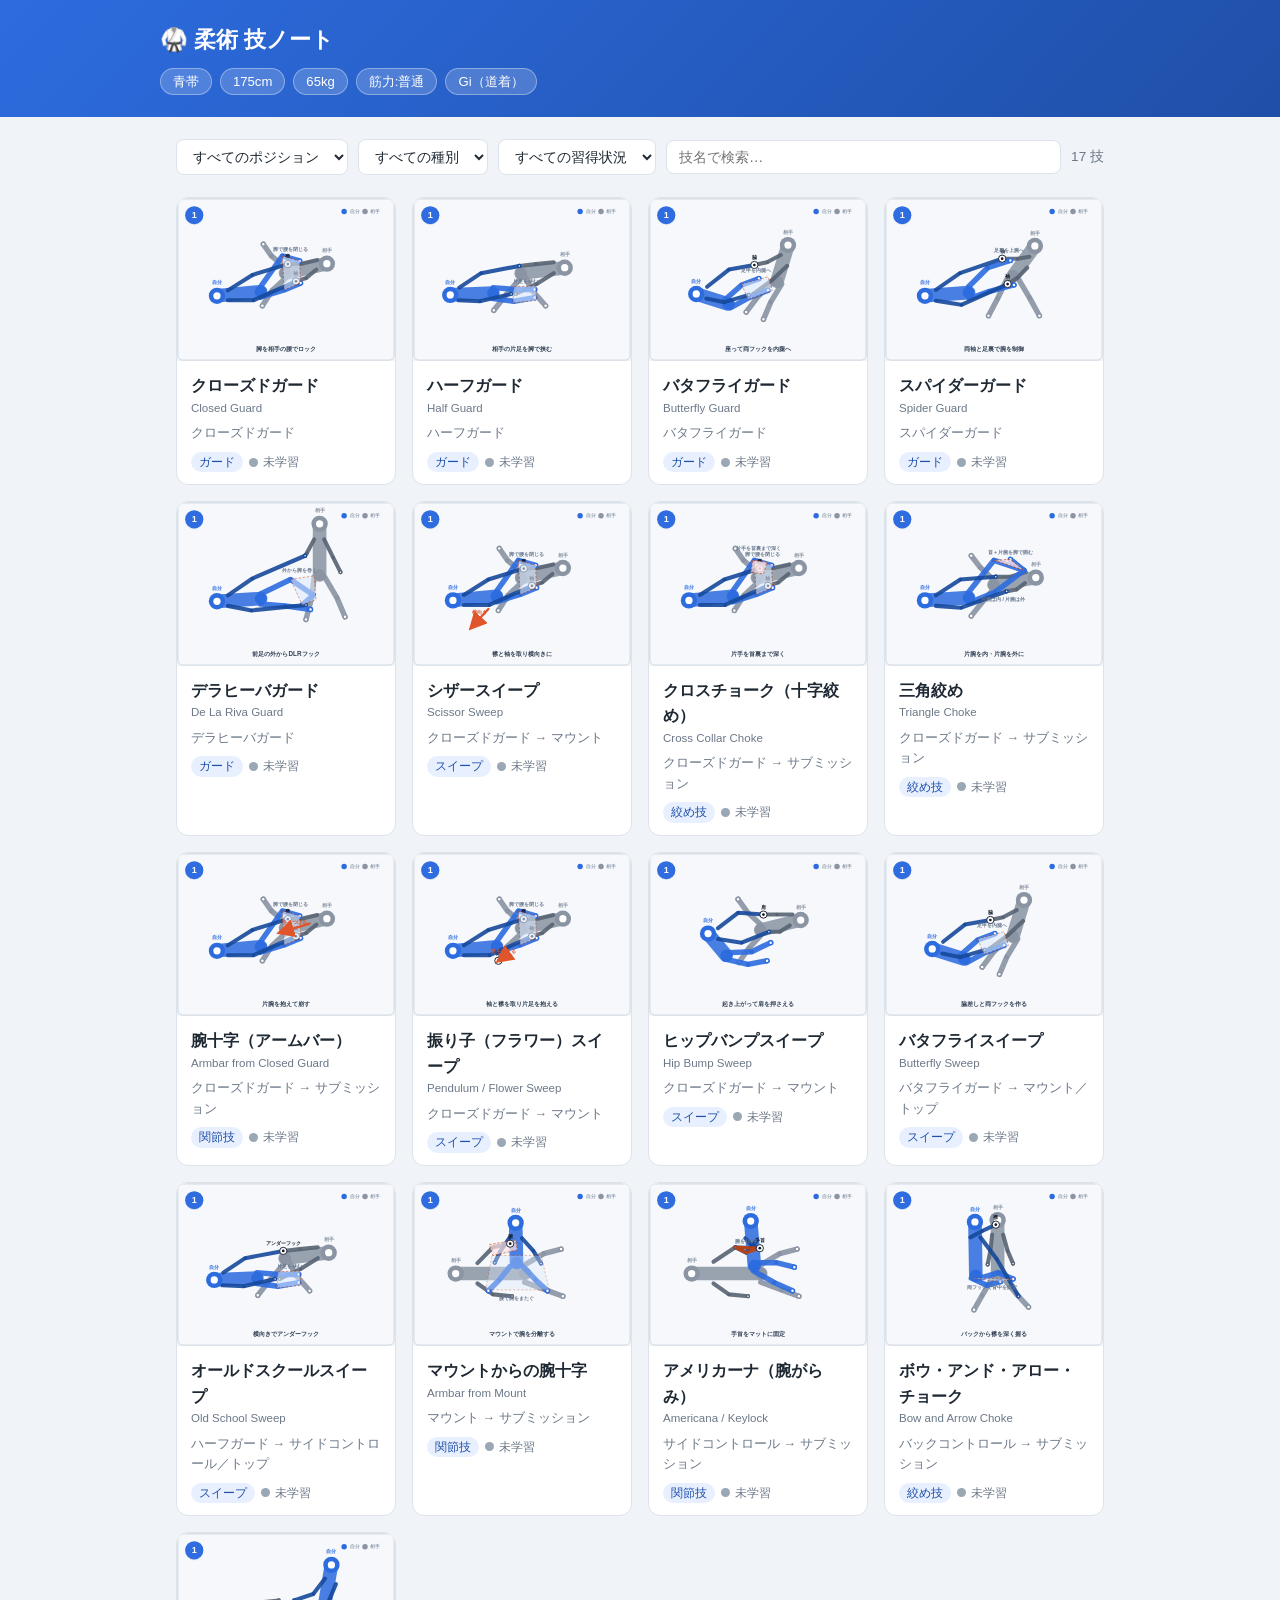
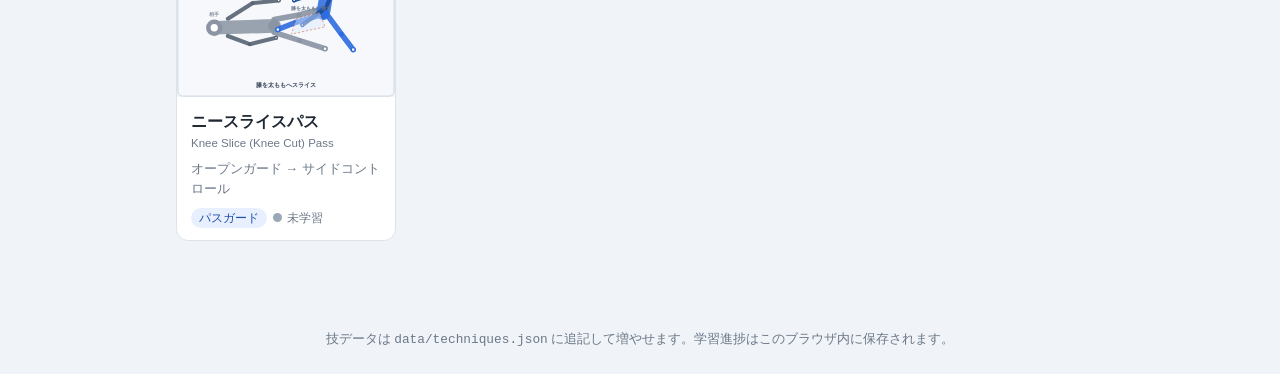
<file: index.html>
<!DOCTYPE html>
<html lang="ja">
<head>
  <meta charset="UTF-8">
  <meta name="viewport" content="width=device-width, initial-scale=1.0">
  <title>柔術 技ノート</title>
  <link rel="stylesheet" href="css/style.css">
</head>
<body>
  <header class="site">
    <div class="inner">
      <h1><a href="index.html">🥋 柔術 技ノート</a></h1>
      <div class="profile-chip" id="profile"></div>
    </div>
  </header>

  <main class="container">
    <div class="filters">
      <select id="filter-position"><option value="">すべてのポジション</option></select>
      <select id="filter-type"><option value="">すべての種別</option></select>
      <select id="filter-mastery">
        <option value="">すべての習得状況</option>
        <option value="new">未学習</option>
        <option value="learning">学習中</option>
        <option value="mastered">習得</option>
        <option value="review">復習が必要</option>
      </select>
      <input type="search" id="search" placeholder="技名で検索…">
      <span class="count" id="count"></span>
    </div>

    <div class="grid" id="grid"></div>
    <p class="empty" id="empty" hidden>該当する技がありません。</p>
  </main>

  <footer class="site">
    技データは <code>data/techniques.json</code> に追記して増やせます。学習進捗はこのブラウザ内に保存されます。
  </footer>

  <script type="module" src="js/app.js"></script>
</body>
</html>
</file>
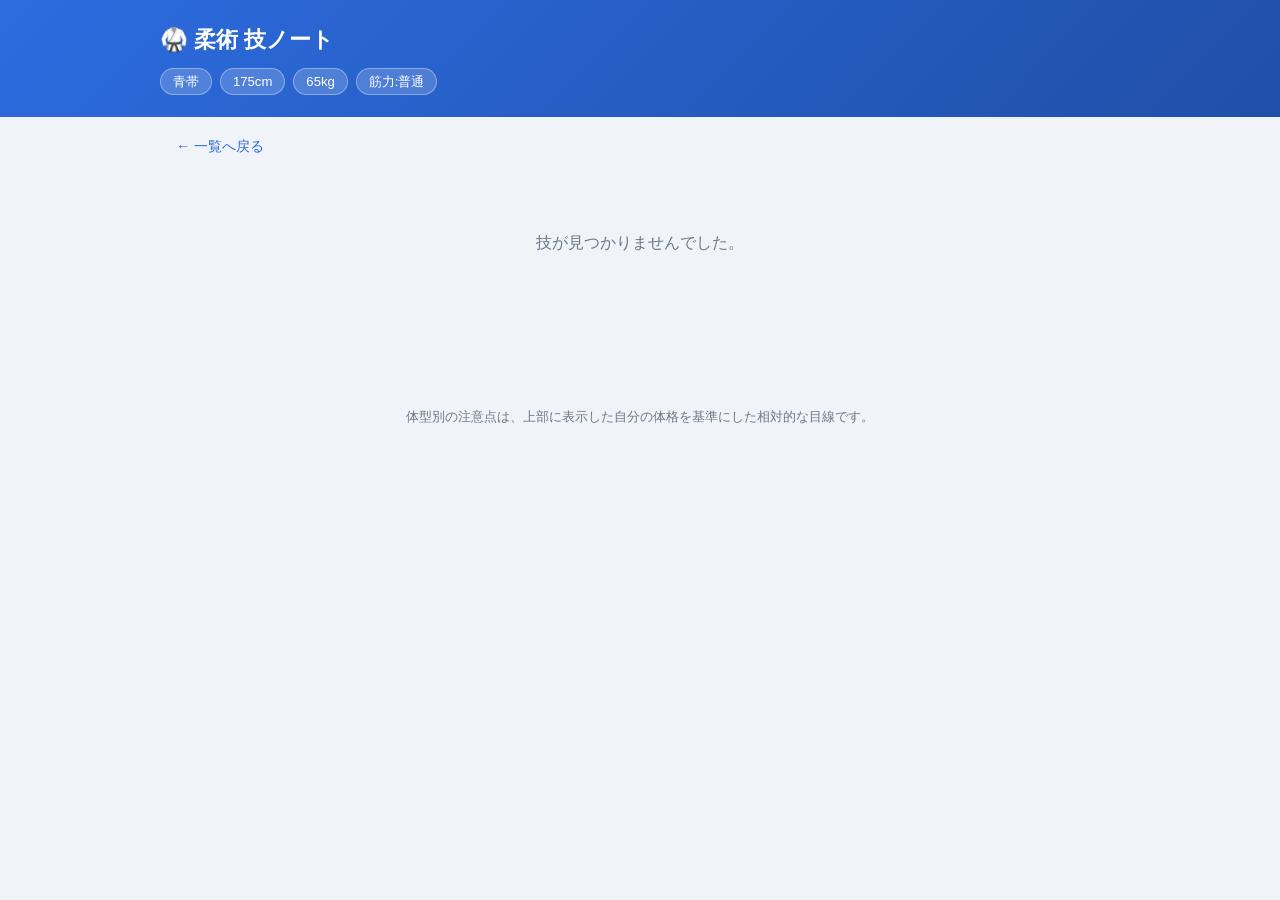
<file: technique.html>
<!DOCTYPE html>
<html lang="ja">
<head>
  <meta charset="UTF-8">
  <meta name="viewport" content="width=device-width, initial-scale=1.0">
  <title>技詳細 | 柔術 技ノート</title>
  <link rel="stylesheet" href="css/style.css">
</head>
<body>
  <header class="site">
    <div class="inner">
      <h1><a href="index.html">🥋 柔術 技ノート</a></h1>
      <div class="profile-chip" id="profile"></div>
    </div>
  </header>

  <main class="container" id="main">
    <a class="back" href="index.html">← 一覧へ戻る</a>
    <div id="content"></div>
  </main>

  <footer class="site">
    体型別の注意点は、上部に表示した自分の体格を基準にした相対的な目線です。
  </footer>

  <script type="module" src="js/technique.js"></script>
</body>
</html>
</file>
<file: css/style.css>
:root {
  --bg: #f0f3f7;
  --card: #ffffff;
  --ink: #1f2933;
  --muted: #6b7888;
  --line: #dce3ea;
  --blue: #2d6cdf;
  --blue-dark: #1f4fa8;
  --accent: #e8f0ff;
  --ok: #2e9e6b;
  --learning: #e0a106;
  --new: #9aa7b4;
  --radius: 12px;
}

* { box-sizing: border-box; }

body {
  margin: 0;
  font-family: -apple-system, "Hiragino Kaku Gothic ProN", "Noto Sans JP", sans-serif;
  background: var(--bg);
  color: var(--ink);
  line-height: 1.6;
}

a { color: var(--blue); text-decoration: none; }
a:hover { text-decoration: underline; }

.container { max-width: 960px; margin: 0 auto; padding: 0 16px 64px; }

/* ===== Header / profile ===== */
header.site {
  background: linear-gradient(135deg, var(--blue), var(--blue-dark));
  color: #fff;
  padding: 22px 16px;
}
header.site .inner { max-width: 960px; margin: 0 auto; }
header.site h1 { margin: 0 0 6px; font-size: 1.4rem; }
header.site h1 a { color: #fff; }
.profile-chip {
  display: inline-flex;
  flex-wrap: wrap;
  gap: 8px;
  margin-top: 4px;
}
.profile-chip span {
  background: rgba(255,255,255,.18);
  border: 1px solid rgba(255,255,255,.35);
  border-radius: 999px;
  padding: 2px 12px;
  font-size: .82rem;
}

/* ===== Filters ===== */
.filters {
  display: flex;
  flex-wrap: wrap;
  gap: 10px;
  margin: 22px 0;
  align-items: center;
}
.filters select, .filters input {
  padding: 8px 12px;
  border: 1px solid var(--line);
  border-radius: 8px;
  background: #fff;
  font-size: .9rem;
  color: var(--ink);
}
.filters input { flex: 1; min-width: 180px; }
.count { color: var(--muted); font-size: .85rem; margin-left: auto; }

/* ===== Card grid ===== */
.grid {
  display: grid;
  grid-template-columns: repeat(auto-fill, minmax(220px, 1fr));
  gap: 16px;
}
.card {
  background: var(--card);
  border: 1px solid var(--line);
  border-radius: var(--radius);
  overflow: hidden;
  display: flex;
  flex-direction: column;
  transition: transform .12s, box-shadow .12s;
}
.card:hover { transform: translateY(-3px); box-shadow: 0 8px 22px rgba(31,41,51,.10); text-decoration: none; }
.card .thumb { background: #f4f6f8; aspect-ratio: 4/3; }
.card .thumb img { width: 100%; height: 100%; object-fit: contain; display: block; }
.card .body { padding: 12px 14px; }
.card .name { font-weight: 700; color: var(--ink); }
.card .name-en { font-size: .72rem; color: var(--muted); }
.card .route { font-size: .8rem; color: var(--muted); margin-top: 6px; }
.card .tags { margin-top: 8px; display: flex; gap: 6px; flex-wrap: wrap; align-items: center; }

.tag {
  font-size: .72rem;
  padding: 1px 8px;
  border-radius: 999px;
  background: var(--accent);
  color: var(--blue-dark);
}

/* ===== Mastery dot / badge ===== */
.mastery { display: inline-flex; align-items: center; gap: 5px; font-size: .72rem; color: var(--muted); }
.dot { width: 9px; height: 9px; border-radius: 50%; background: var(--new); }
.dot.learning { background: var(--learning); }
.dot.mastered { background: var(--ok); }
.review-flag { font-size: .72rem; color: #c2410c; font-weight: 700; }

/* ===== Detail page ===== */
.back { display: inline-block; margin: 18px 0 8px; font-size: .9rem; }
.detail-head h2 { margin: 4px 0 2px; font-size: 1.5rem; }
.detail-head .en { color: var(--muted); font-size: .85rem; }
.route-badges { margin: 12px 0; display: flex; gap: 8px; flex-wrap: wrap; align-items: center; }
.route-badges .pos { background: #fff; border: 1px solid var(--line); border-radius: 8px; padding: 4px 12px; font-size: .85rem; font-weight: 600; }
.route-badges .arrow { color: var(--muted); }

section.block { background: #fff; border: 1px solid var(--line); border-radius: var(--radius); padding: 18px 20px; margin: 16px 0; }
section.block h3 { margin: 0 0 12px; font-size: 1.05rem; border-left: 4px solid var(--blue); padding-left: 10px; }

.gallery { display: grid; grid-template-columns: repeat(auto-fit, minmax(220px, 1fr)); gap: 14px; }
.gallery figure { margin: 0; }
.gallery img { width: 100%; border: 1px solid var(--line); border-radius: 8px; background: #f4f6f8; }
.gallery figcaption { font-size: .82rem; color: var(--muted); margin-top: 6px; }

ol.steps { margin: 0; padding-left: 22px; }
ol.steps li { margin-bottom: 8px; }

.tips { background: #fff8e6; border: 1px solid #f0dca0; border-radius: 8px; padding: 12px 16px; }
.tips strong { color: #9a7400; }

ul.mistakes { margin: 0; padding-left: 20px; color: #8a5151; }

/* opponent notes */
.opp-note { border: 1px solid var(--line); border-radius: 10px; padding: 12px 14px; margin-bottom: 10px; background: #fafcff; }
.opp-note .label { font-weight: 700; display: flex; align-items: center; gap: 8px; margin-bottom: 4px; }
.opp-note .label .icon { font-size: 1.1rem; }
.opp-hint { font-size: .8rem; color: var(--muted); margin: -4px 0 14px; }

/* mastery controls */
.mastery-controls { display: flex; gap: 8px; flex-wrap: wrap; align-items: center; }
.mastery-controls button {
  border: 1px solid var(--line);
  background: #fff;
  border-radius: 8px;
  padding: 8px 16px;
  font-size: .9rem;
  cursor: pointer;
}
.mastery-controls button.active { color: #fff; border-color: transparent; }
.mastery-controls button.new.active { background: var(--new); }
.mastery-controls button.learning.active { background: var(--learning); }
.mastery-controls button.mastered.active { background: var(--ok); }
.last-studied { font-size: .8rem; color: var(--muted); }

footer.site { text-align: center; color: var(--muted); font-size: .8rem; padding: 24px 16px; }
.empty { text-align: center; color: var(--muted); padding: 48px 0; }
</file>
